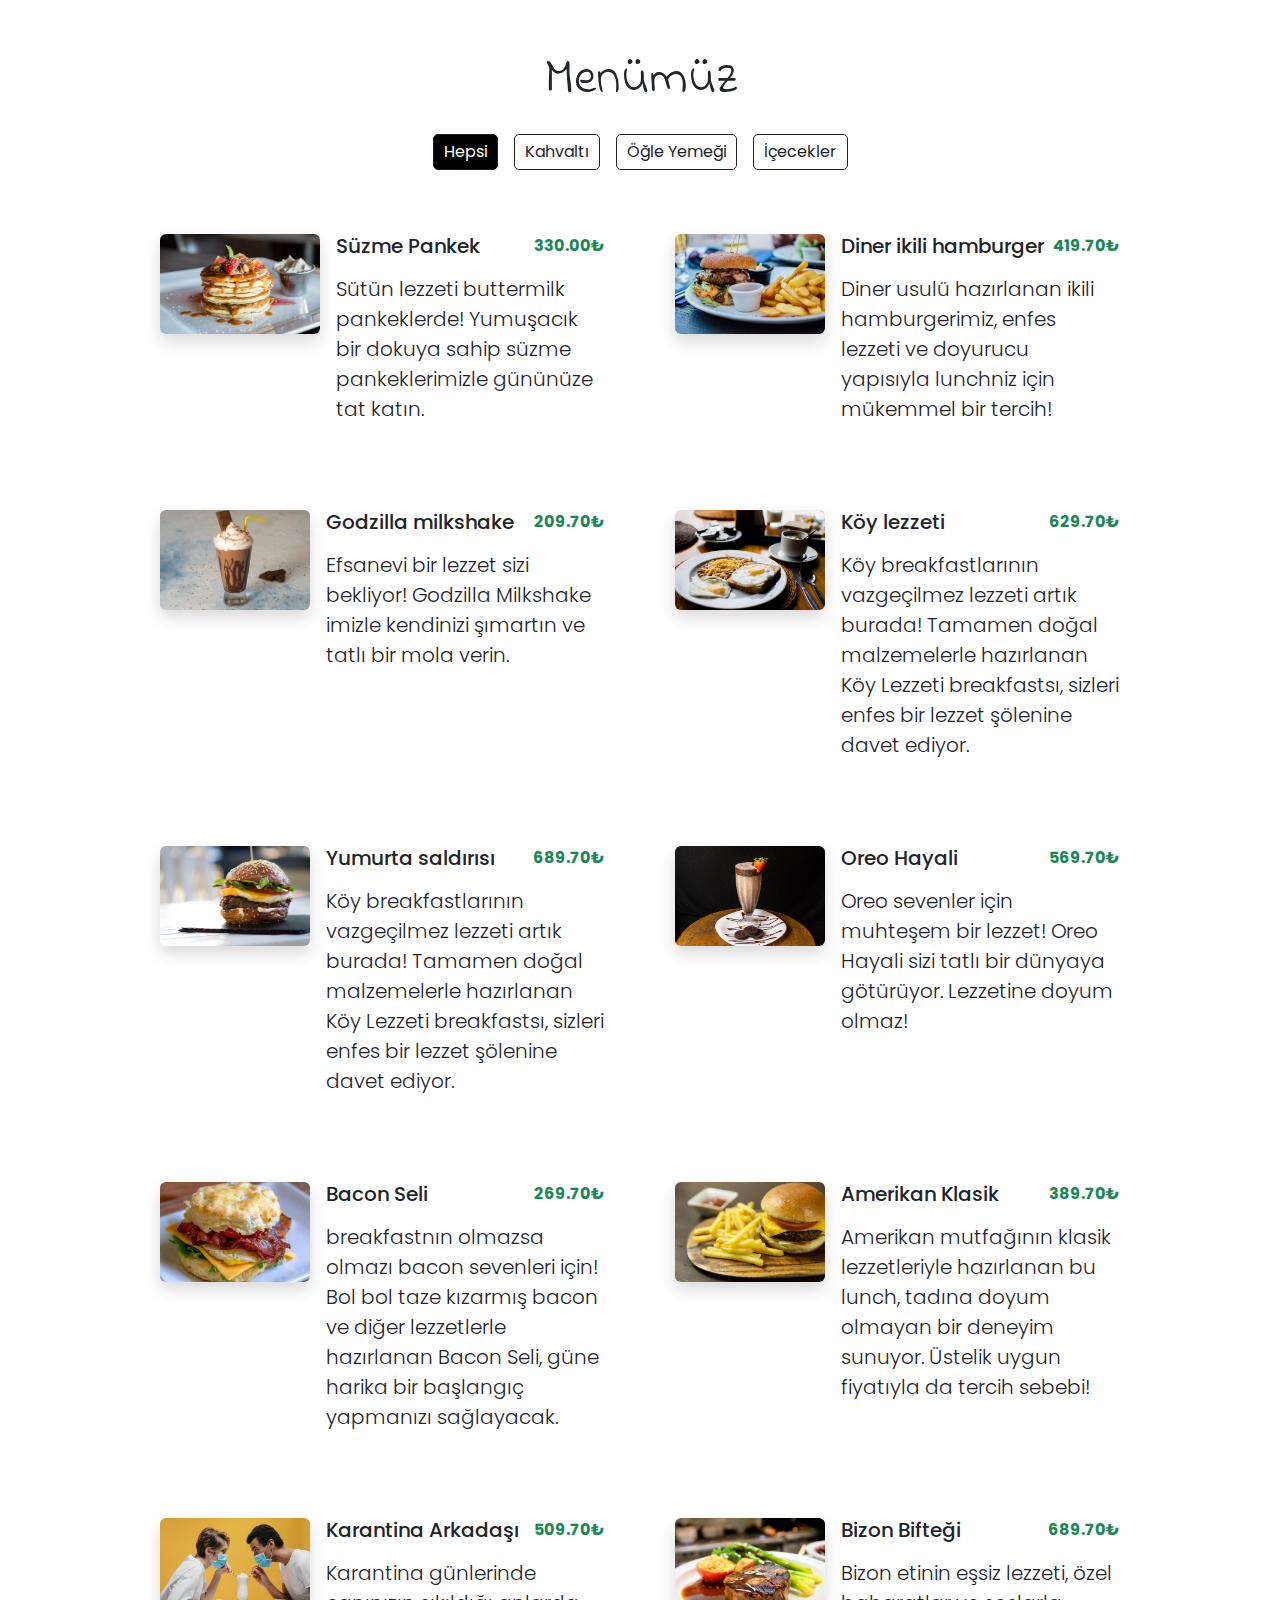
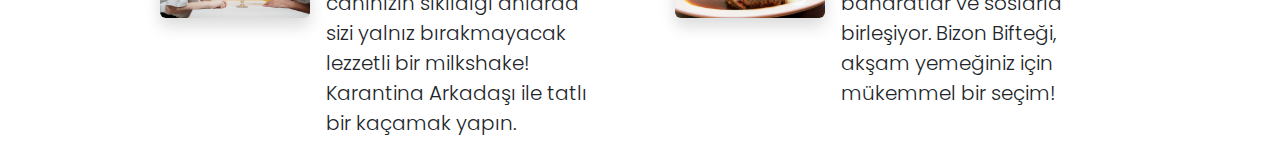
<file: index.html>
<!DOCTYPE html>
<html lang="en">
  <head>
    <meta charset="UTF-8" />
    <meta
      name="viewport"
      content="width=device-width, initial-scale=1.0"
    />
    <!-- bs import -->
    <link
      rel="stylesheet"
      href="https://cdnjs.cloudflare.com/ajax/libs/bootstrap/5.3.3/css/bootstrap.min.css"
    />
    <!-- custom css -->
    <link rel="stylesheet" href="style.css" />

    <title>QR MENU</title>
  </head>
  <body>
    <!-- Başlık -->
    <h1 class="heading">Menümüz</h1>

    <!-- Butonlar -->
    <div id="buttons" class="d-flex justify-content-center gap-3 my-4">
      <div>
        <label for="all">Hepsi</label>
        <input type="radio" name="cat" id="all" checked />
      </div>

      <div>
        <label for="breakfast">Kahvaltı</label>
        <input type="radio" name="cat" id="breakfast" />
      </div>

      <div>
        <label for="lunch">Öğle Yemeği</label>
        <input type="radio" name="cat" id="lunch" />
      </div>

      <div>
        <label for="shakes">İçecekler</label>
        <input type="radio" name="cat" id="shakes" />
      </div>
    </div>

    <!-- Menü Listesi -->
    <div id="menu-list">
    </div>

    <script src="main.js" type="module"></script>
  </body>
</html>
</file>
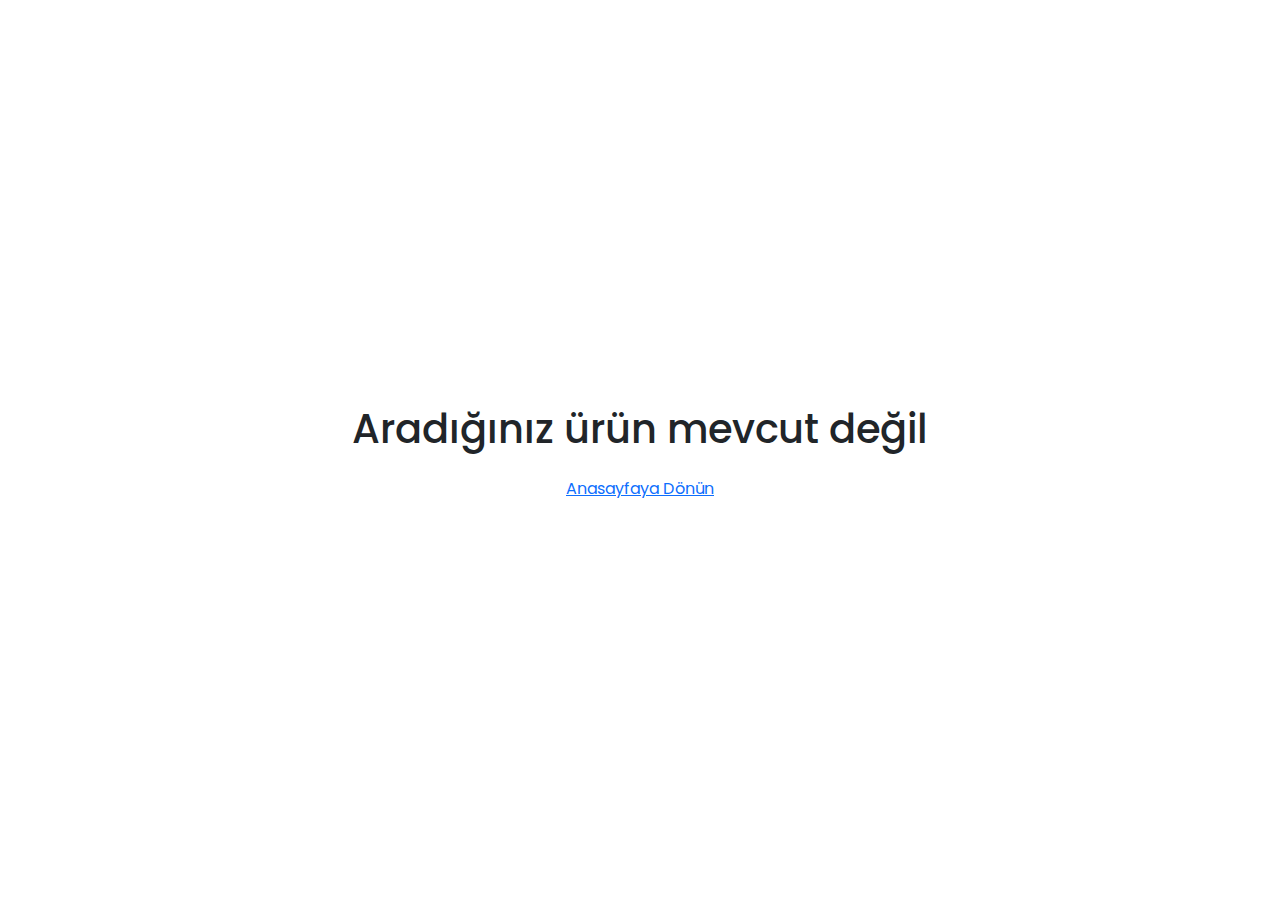
<file: detail.html>
<!DOCTYPE html>
<html lang="en">
  <head>
    <meta charset="UTF-8" />
    <meta
      name="viewport"
      content="width=device-width, initial-scale=1.0"
    />

    <!-- bs import -->
    <link
      rel="stylesheet"
      href="https://cdnjs.cloudflare.com/ajax/libs/bootstrap/5.3.3/css/bootstrap.min.css"
    />

    <!-- custom css -->
    <link rel="stylesheet" href="style.css" />

    <title>QR MENU - DETAY</title>
  </head>
  <body>
    <div
      id="outlet"
      style="max-width: 900px"
      class="container my-5 d-flex flex-column gap-4 px-5"
    >
      <div class="d-flex justify-content-between fs-6">
    </div>

    <script type="module" src="/scripts/detail.js"></script>
  </body>
</html>
</file>
<file: style.css>
@import url("https://fonts.googleapis.com/css2?family=Indie+Flower&family=Poppins:ital,wght@0,100;0,200;0,300;0,400;0,500;0,600;0,700;0,800;0,900;1,100;1,200;1,300;1,400;1,500;1,600;1,700;1,800;1,900&display=swap");

body {
  font-family: "poppins";
}

.heading {
  font-family: "indie flower";
  text-align: center;
  margin-top: 50px;
  font-size: 50px;
}

#menu-list {
  display: grid;
  padding: 40px 160px 0;
  justify-content: center;
  grid-template-columns: repeat(auto-fit, minmax(400px, 1fr));
  gap: 70px;
}

#card img {
  width: 160px;
  height: 100px;
  object-fit: cover;
}

@media (max-width: 768px) {
  #card {
    max-width: 400px;
  }

  #card img {
    width: 100%;
    height: 240px;
  }
}

#buttons {
  label {
    padding: 5px 10px;
    border: 1px solid rgb(37, 33, 33);
    border-radius: 5px;
    transition: all 0.3s;
    cursor: pointer;
    &:hover {
      background: black;
      color: white;
    }
  }

  input {
    display: none;
  }
  div:has(input:checked) label {
    background: black;
    color: white;
  }
}
</file>
